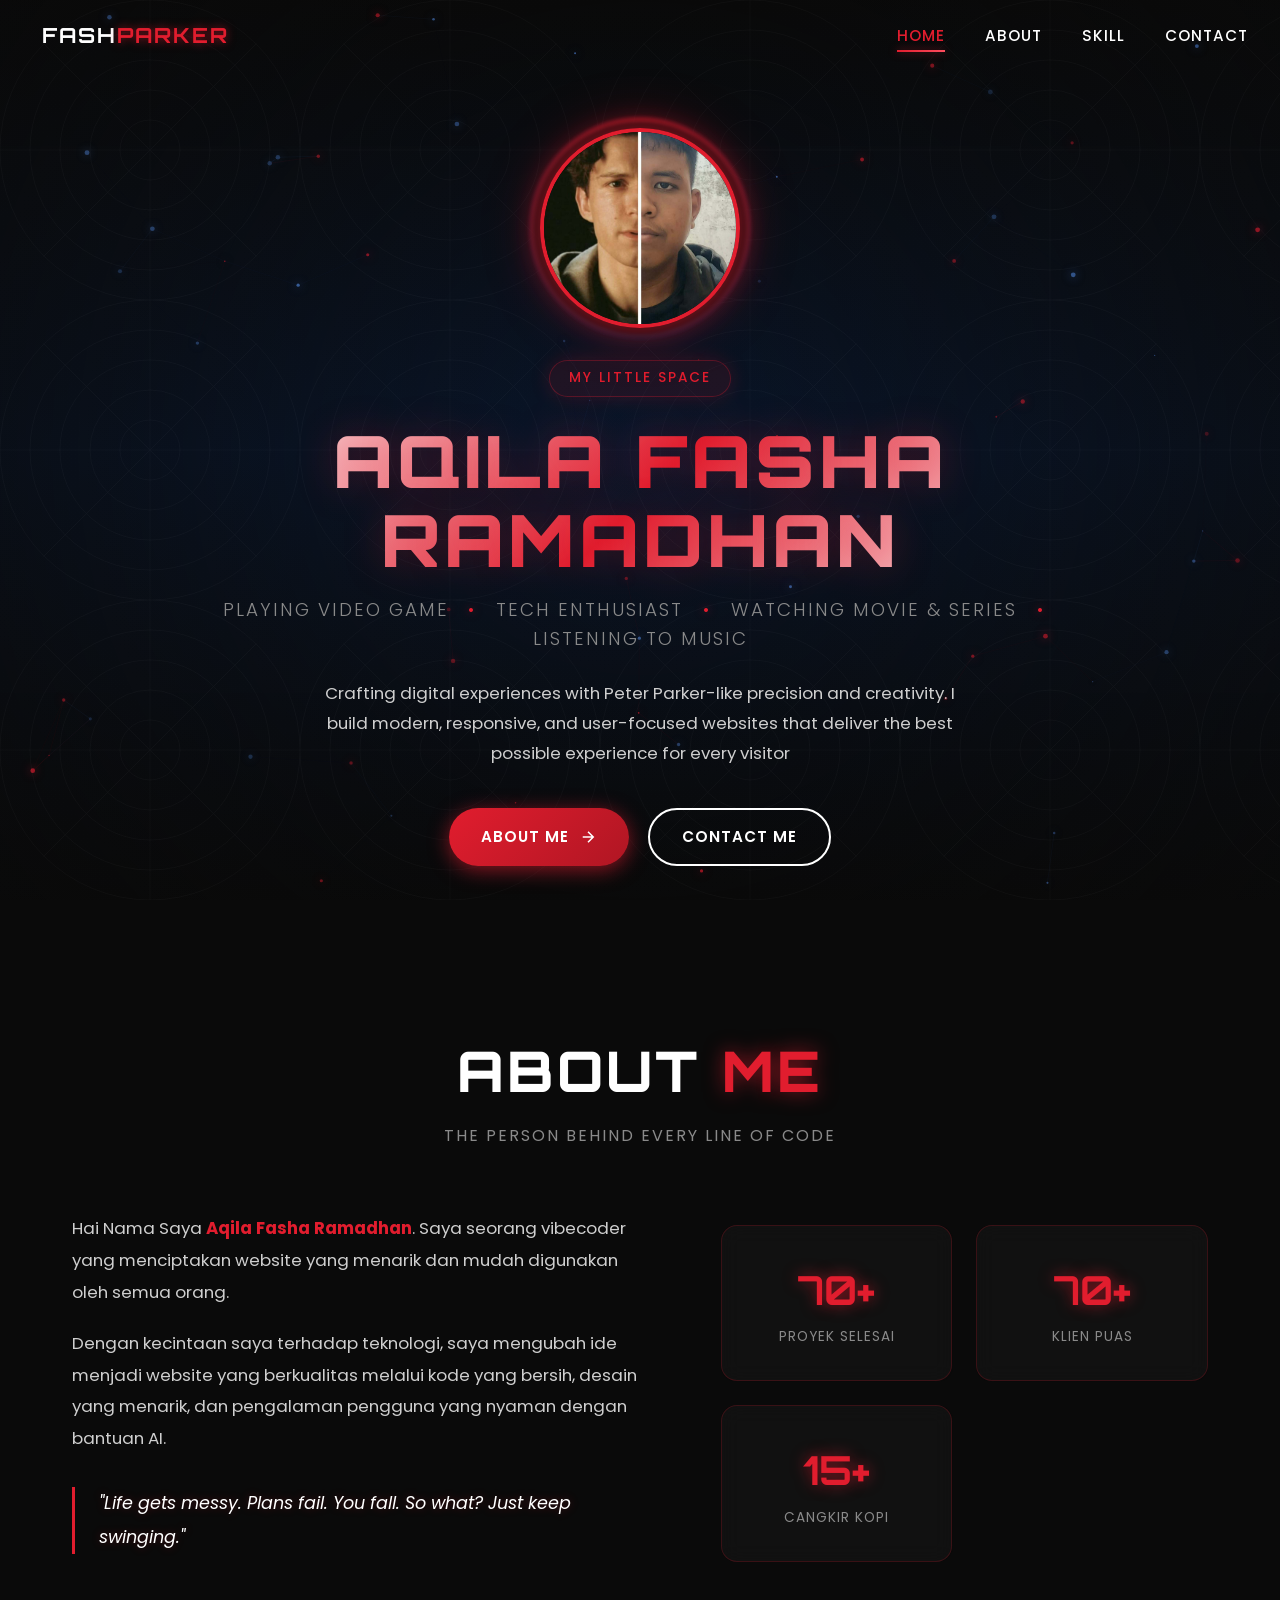
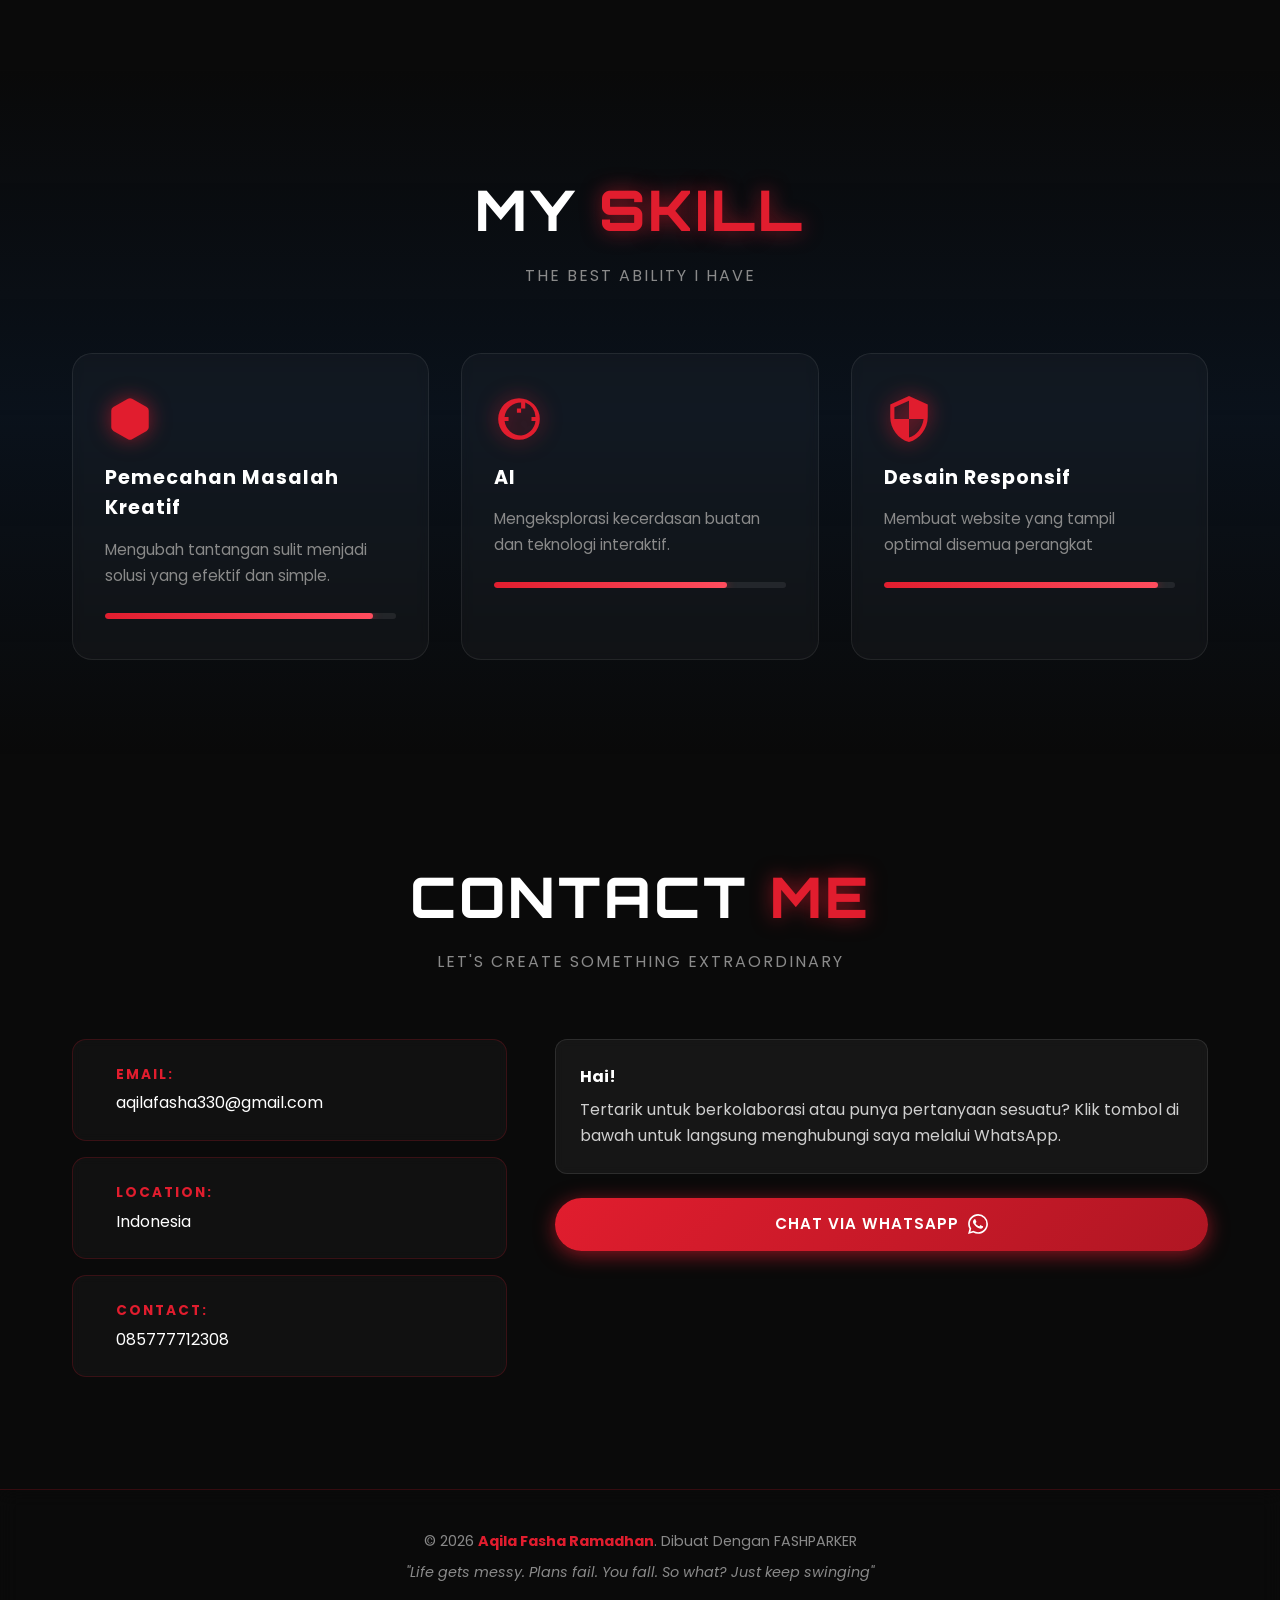
<file: index.html>
<!DOCTYPE html>
<html lang="id">
<head>
    <meta charset="UTF-8">
    <meta name="viewport" content="width=device-width, initial-scale=1.0">
    <title>Aqila Fasha Ramadhan | Pengembang Web</title>
    <meta name="description" content="Membangun Web dengan Tanggung Jawab dan Kreativitas.">
    <link rel="preconnect" href="https://fonts.googleapis.com">
    <link rel="preconnect" href="https://fonts.gstatic.com" crossorigin>
    <link href="https://fonts.googleapis.com/css2?family=Poppins:wght@300;400;500;600;700;800&family=Orbitron:wght@500;700;900&display=swap" rel="stylesheet">
    
    <style>
        /* ============================================
           SPIDER-MAN PORTFOLIO — STYLE SHEET
           ============================================ */

        :root {
            --red: #E11D2E;
            --red-glow: rgba(225, 29, 46, 0.6);
            --blue: #0A2342;
            --blue-glow: rgba(10, 35, 66, 0.8);
            --black: #111111;
            --dark: #0a0a0a;
            --white: #FFFFFF;
            --gray: #8a8a8a;
            --font-main: 'Poppins', sans-serif;
            --font-display: 'Orbitron', sans-serif;
        }

        * {
            margin: 0;
            padding: 0;
            box-sizing: border-box;
        }

        html {
            scroll-behavior: smooth;
        }

        body {
            font-family: var(--font-main);
            background: var(--dark); /* Fallback */
            color: var(--white);
            overflow-x: hidden;
            line-height: 1.6;
            position: relative;
            min-height: 100vh;
        }

        /* ============ BACKGROUND EFFECTS (REALISTIC & NATURAL) ============ */
        
        /* Layer 1: Foto Realistis (Kota Malam Hari) + Overlay Gelap */
        body::before {
            content: '';
            position: fixed;
            inset: 0;
            /* Foto kota malam hari (New York vibe) dengan overlay gradien gelap agar teks tetap terbaca jelas */
            background: 
                linear-gradient(180deg, rgba(10, 10, 10, 0.93) 0%, rgba(10, 25, 50, 0.85) 50%, rgba(10, 10, 10, 0.95) 100%),
                url('https://images.hdqwalls.com/download/spiderman-swinging-through-the-city-lights-ya-3840x2160.jpg');
            background-size: cover;
            background-position: center;
            background-attachment: fixed;
            z-index: -3;
            pointer-events: none;
        }

        /* Layer 2: Efek Vignette (Natural focus ke tengah layar) */
        body::after {
            content: '';
            position: fixed;
            inset: 0;
            background: radial-gradient(circle at center, transparent 0%, rgba(10, 10, 10, 0.7) 100%);
            z-index: -2;
            pointer-events: none;
        }

        #particles {
            position: fixed;
            inset: 0;
            z-index: -1;
            pointer-events: none;
        }

        .web-pattern {
            position: fixed;
            inset: 0;
            background-image: url("data:image/svg+xml;utf8,<svg xmlns='http://www.w3.org/2000/svg' width='200' height='200' viewBox='0 0 200 200'><g fill='none' stroke='%23ffffff' stroke-width='0.5' opacity='0.3'><circle cx='100' cy='100' r='20'/><circle cx='100' cy='100' r='40'/><circle cx='100' cy='100' r='60'/><circle cx='100' cy='100' r='80'/><circle cx='100' cy='100' r='100'/><line x1='100' y1='0' x2='100' y2='200'/><line x1='0' y1='100' x2='200' y2='100'/><line x1='29' y1='29' x2='171' y2='171'/><line x1='171' y1='29' x2='29' y2='171'/></g></svg>");
            background-size: 300px 300px;
            opacity: 0.12; /* Dikurangi agar menyatu halus dengan foto realistis di belakangnya */
            z-index: -1;
            pointer-events: none;
            animation: webShift 60s linear infinite;
        }

        @keyframes webShift {
            from { background-position: 0 0; }
            to { background-position: 300px 300px; }
        }

        /* ============ NAVBAR ============ */
        .navbar {
            position: fixed;
            top: 0;
            left: 0;
            width: 100%;
            padding: 1.2rem 0;
            z-index: 1000;
            transition: all 0.4s ease;
            background: transparent;
        }

        .navbar.scrolled {
            background: rgba(10, 10, 10, 0.85);
            backdrop-filter: blur(20px);
            -webkit-backdrop-filter: blur(20px);
            border-bottom: 1px solid rgba(225, 29, 46, 0.2);
            padding: 0.8rem 0;
            box-shadow: 0 4px 30px rgba(225, 29, 46, 0.1);
        }

        .nav-container {
            max-width: 1300px;
            margin: 0 auto;
            padding: 0 2rem;
            display: flex;
            justify-content: space-between;
            align-items: center;
        }

        .logo {
            display: flex;
            align-items: center;
            gap: 0.6rem;
            text-decoration: none;
            color: var(--white);
            font-family: var(--font-display);
            font-weight: 700;
            font-size: 1.3rem;
            letter-spacing: 2px;
        }

        .logo-icon {
            font-size: 1.5rem;
            filter: drop-shadow(0 0 8px var(--red-glow));
            animation: pulse 2s ease-in-out infinite;
        }

        .logo-text .accent {
            color: var(--red);
            text-shadow: 0 0 10px var(--red-glow);
        }

        @keyframes pulse {
            0%, 100% { transform: scale(1); }
            50% { transform: scale(1.1); }
        }

        .nav-menu {
            display: flex;
            list-style: none;
            gap: 2.5rem;
        }

        .nav-link {
            color: var(--white);
            text-decoration: none;
            font-weight: 500;
            font-size: 0.95rem;
            letter-spacing: 1px;
            text-transform: uppercase;
            position: relative;
            transition: color 0.3s ease;
        }

        .nav-link::before {
            content: '';
            position: absolute;
            bottom: -6px;
            left: 0;
            width: 0;
            height: 2px;
            background: linear-gradient(90deg, var(--red), #ff4d5e);
            transition: width 0.3s ease;
            box-shadow: 0 0 8px var(--red-glow);
        }

        .nav-link:hover,
        .nav-link.active {
            color: var(--red);
        }

        .nav-link:hover::before,
        .nav-link.active::before {
            width: 100%;
        }

        .hamburger {
            display: none;
            flex-direction: column;
            gap: 5px;
            background: none;
            border: none;
            cursor: pointer;
            padding: 5px;
        }

        .hamburger span {
            width: 28px;
            height: 2px;
            background: var(--white);
            transition: all 0.3s ease;
            border-radius: 2px;
        }

        /* ============ HERO SECTION ============ */
        .hero {
            min-height: 100vh;
            display: flex;
            align-items: center;
            justify-content: center;
            padding: 8rem 2rem 4rem;
            position: relative;
            text-align: center;
        }

        .hero-container {
            max-width: 900px;
            z-index: 2;
        }

        .profile-wrapper {
            position: relative;
            width: 200px;
            height: 200px;
            margin: 0 auto 2rem;
        }

        .profile-ring {
            position: absolute;
            inset: -10px;
            border-radius: 50%;
            background: conic-gradient(from 0deg, var(--red), var(--blue), var(--red));
            animation: rotate 6s linear infinite;
            filter: blur(2px);
            opacity: 0.8;
        }

        .profile-ring::before {
            content: '';
            position: absolute;
            inset: 3px;
            background: var(--dark);
            border-radius: 50%;
        }

        @keyframes rotate {
            to { transform: rotate(360deg); }
        }

        .profile-pic {
            position: relative;
            width: 100%;
            height: 100%;
            border-radius: 50%;
            overflow: hidden;
            border: 4px solid var(--red);
            box-shadow:
                0 0 30px var(--red-glow),
                0 0 60px rgba(225, 29, 46, 0.3),
                inset 0 0 20px rgba(0, 0, 0, 0.5);
        }

        .profile-pic img {
            width: 100%;
            height: 100%;
            object-fit: cover;
            transition: transform 0.5s ease;
        }

        .profile-pic:hover img {
            transform: scale(1.1);
        }

        .hero-tagline {
            display: inline-block;
            padding: 0.4rem 1.2rem;
            background: rgba(225, 29, 46, 0.1);
            border: 1px solid rgba(225, 29, 46, 0.3);
            border-radius: 50px;
            color: var(--red);
            font-size: 0.85rem;
            font-weight: 500;
            letter-spacing: 2px;
            text-transform: uppercase;
            margin-bottom: 1.5rem;
            box-shadow: 0 0 20px rgba(225, 29, 46, 0.2);
        }

        .hero-name {
            font-family: var(--font-display);
            font-size: clamp(2rem, 6vw, 4.5rem);
            font-weight: 900;
            letter-spacing: 4px;
            line-height: 1.1;
            margin-bottom: 1rem;
            background: linear-gradient(135deg, #ffffff 0%, #e11d2e 50%, #ffffff 100%);
            -webkit-background-clip: text;
            background-clip: text;
            -webkit-text-fill-color: transparent;
            text-shadow: 0 0 40px rgba(225, 29, 46, 0.3);
            animation: glowText 3s ease-in-out infinite alternate;
        }

        @keyframes glowText {
            from { filter: drop-shadow(0 0 10px rgba(225, 29, 46, 0.3)); }
            to { filter: drop-shadow(0 0 25px rgba(225, 29, 46, 0.6)); }
        }

        .hero-subtitle {
            font-size: clamp(0.9rem, 2vw, 1.15rem);
            color: var(--gray);
            margin-bottom: 1.5rem;
            letter-spacing: 2px;
            text-transform: uppercase;
            font-weight: 300;
        }

        .hero-subtitle .separator {
            color: var(--red);
            margin: 0 0.8rem;
            text-shadow: 0 0 10px var(--red-glow);
        }

        .hero-intro {
            max-width: 650px;
            margin: 0 auto 2.5rem;
            color: #cfcfcf;
            font-size: 1.05rem;
            line-height: 1.8;
        }

        .hero-buttons {
            display: flex;
            gap: 1.2rem;
            justify-content: center;
            flex-wrap: wrap;
        }

        .btn {
            display: inline-flex;
            align-items: center;
            gap: 0.6rem;
            padding: 0.9rem 2rem;
            border-radius: 50px;
            font-family: var(--font-main);
            font-weight: 600;
            font-size: 0.95rem;
            letter-spacing: 1px;
            text-decoration: none;
            text-transform: uppercase;
            cursor: pointer;
            border: none;
            transition: all 0.3s ease;
            position: relative;
            overflow: hidden;
        }

        .btn-primary {
            background: linear-gradient(135deg, var(--red) 0%, #b01623 100%);
            color: var(--white);
            box-shadow: 0 4px 20px var(--red-glow);
        }

        .btn-primary:hover {
            transform: translateY(-3px);
            box-shadow: 0 8px 30px var(--red-glow);
        }

        .btn-secondary {
            background: transparent;
            color: var(--white);
            border: 2px solid var(--white);
        }

        .btn-secondary:hover {
            background: var(--white);
            color: var(--black);
            box-shadow: 0 0 25px rgba(255, 255, 255, 0.4);
            transform: translateY(-3px);
        }

        .scroll-indicator {
            position: absolute;
            bottom: 2rem;
            left: 50%;
            transform: translateX(-50%);
            text-align: center;
            color: var(--gray);
            font-size: 0.75rem;
            letter-spacing: 2px;
            text-transform: uppercase;
            animation: bounce 2s ease-in-out infinite;
        }

        .mouse {
            width: 24px;
            height: 40px;
            border: 2px solid var(--gray);
            border-radius: 12px;
            margin: 0 auto 0.5rem;
            position: relative;
        }

        .wheel {
            width: 3px;
            height: 8px;
            background: var(--red);
            border-radius: 2px;
            position: absolute;
            top: 6px;
            left: 50%;
            transform: translateX(-50%);
            animation: scrollWheel 1.5s ease-in-out infinite;
            box-shadow: 0 0 8px var(--red-glow);
        }

        @keyframes scrollWheel {
            0% { opacity: 1; transform: translate(-50%, 0); }
            100% { opacity: 0; transform: translate(-50%, 15px); }
        }

        @keyframes bounce {
            0%, 100% { transform: translate(-50%, 0); }
            50% { transform: translate(-50%, -10px); }
        }

        /* ============ SECTIONS ============ */
        .container {
            max-width: 1200px;
            margin: 0 auto;
            padding: 0 2rem;
        }

        section {
            padding: 6rem 0;
            position: relative;
        }

        .section-title {
            font-family: var(--font-display);
            font-size: clamp(2rem, 5vw, 3.5rem);
            font-weight: 800;
            text-align: center;
            letter-spacing: 3px;
            margin-bottom: 0.5rem;
            text-transform: uppercase;
        }

        .accent {
            color: var(--red);
            text-shadow: 0 0 20px var(--red-glow);
        }

        .section-subtitle {
            text-align: center;
            color: var(--gray);
            font-size: 1rem;
            letter-spacing: 2px;
            margin-bottom: 4rem;
            text-transform: uppercase;
        }

        /* ============ ABOUT ============ */
        .about-grid {
            display: grid;
            grid-template-columns: 1.2fr 1fr;
            gap: 4rem;
            align-items: center;
        }

        .about-text p {
            color: #cfcfcf;
            font-size: 1.05rem;
            line-height: 1.9;
            margin-bottom: 1.2rem;
        }

        .about-text strong {
            color: var(--red);
        }

        .quote {
            font-style: italic;
            color: var(--white) !important;
            border-left: 3px solid var(--red);
            padding-left: 1.5rem;
            margin-top: 2rem !important;
            font-size: 1.1rem !important;
            text-shadow: 0 0 10px rgba(225, 29, 46, 0.3);
        }

        .about-stats {
            display: grid;
            grid-template-columns: repeat(2, 1fr);
            gap: 1.5rem;
        }

        .stat-card {
            background: rgba(255, 255, 255, 0.03);
            border: 1px solid rgba(225, 29, 46, 0.2);
            border-radius: 16px;
            padding: 2rem 1.5rem;
            text-align: center;
            transition: all 0.3s ease;
            backdrop-filter: blur(10px);
        }

        .stat-card:hover {
            transform: translateY(-5px);
            border-color: var(--red);
            box-shadow: 0 10px 30px rgba(225, 29, 46, 0.2);
        }

        .stat-card h3 {
            font-family: var(--font-display);
            font-size: 2.5rem;
            color: var(--red);
            margin-bottom: 0.3rem;
            text-shadow: 0 0 15px var(--red-glow);
        }

        .stat-card p {
            color: var(--gray);
            font-size: 0.85rem;
            letter-spacing: 1px;
            text-transform: uppercase;
        }

        /* ============ SKILLS ============ */
        .skills {
            background: linear-gradient(180deg, transparent, rgba(10, 35, 66, 0.3), transparent);
        }

        .skills-grid {
            display: grid;
            grid-template-columns: repeat(auto-fit, minmax(280px, 1fr));
            gap: 2rem;
        }

        .skill-card {
            background: rgba(255, 255, 255, 0.03);
            border: 1px solid rgba(255, 255, 255, 0.08);
            border-radius: 20px;
            padding: 2.5rem 2rem;
            transition: all 0.4s ease;
            position: relative;
            overflow: hidden;
            backdrop-filter: blur(5px);
        }

        .skill-card::before {
            content: '';
            position: absolute;
            top: 0;
            left: -100%;
            width: 100%;
            height: 2px;
            background: linear-gradient(90deg, transparent, var(--red), transparent);
            transition: left 0.6s ease;
        }

        .skill-card:hover {
            transform: translateY(-8px);
            border-color: var(--red);
            background: rgba(225, 29, 46, 0.05);
            box-shadow: 0 15px 40px rgba(225, 29, 46, 0.15);
        }

        .skill-card:hover::before {
            left: 100%;
        }

        .skill-icon {
            width: 50px;
            height: 50px;
            color: var(--red);
            margin-bottom: 1.2rem;
            filter: drop-shadow(0 0 10px var(--red-glow));
        }

        .skill-icon svg {
            width: 100%;
            height: 100%;
        }

        .skill-card h3 {
            font-size: 1.2rem;
            margin-bottom: 0.8rem;
            letter-spacing: 1px;
        }

        .skill-card p {
            color: var(--gray);
            font-size: 0.95rem;
            line-height: 1.7;
            margin-bottom: 1.5rem;
        }

        .progress {
            height: 6px;
            background: rgba(255, 255, 255, 0.08);
            border-radius: 10px;
            overflow: hidden;
        }

        .progress-bar {
            height: 100%;
            width: 0;
            background: linear-gradient(90deg, var(--red), #ff4d5e);
            border-radius: 10px;
            box-shadow: 0 0 10px var(--red-glow);
            transition: width 1.5s ease-out;
        }

        /* ============ CONTACT ============ */
        .contact-grid {
            display: grid;
            grid-template-columns: 1fr 1.5fr;
            gap: 3rem;
            align-items: start;
        }

        .contact-item {
            display: flex;
            gap: 1.2rem;
            align-items: center;
            padding: 1.5rem;
            background: rgba(255, 255, 255, 0.03);
            border: 1px solid rgba(225, 29, 46, 0.2);
            border-radius: 14px;
            margin-bottom: 1rem;
            transition: all 0.3s ease;
            backdrop-filter: blur(5px);
        }

        .contact-item:hover {
            border-color: var(--red);
            transform: translateX(5px);
            box-shadow: 0 5px 20px rgba(225, 29, 46, 0.15);
        }

        .contact-icon {
            font-size: 1.8rem;
            filter: drop-shadow(0 0 8px var(--red-glow));
        }

        .contact-item h4 {
            color: var(--red);
            font-size: 0.85rem;
            letter-spacing: 2px;
            text-transform: uppercase;
            margin-bottom: 0.3rem;
        }

        .contact-item p {
            color: var(--white);
            font-size: 1rem;
        }

        /* MODIFIKASI CSS UNTUK KOTAK PESAN WHATSAPP */
        .whatsapp-message-box {
            background: rgba(255, 255, 255, 0.05);
            border: 1px solid rgba(255, 255, 255, 0.1);
            border-radius: 12px;
            padding: 1.5rem;
            margin-bottom: 1.5rem;
            color: #cfcfcf;
            font-size: 1rem;
            line-height: 1.6;
            backdrop-filter: blur(5px);
        }

        .whatsapp-message-box strong {
            color: var(--white);
            display: block;
            margin-bottom: 0.5rem;
        }

        /* ============ FOOTER ============ */
        .footer {
            padding: 2.5rem 0;
            text-align: center;
            border-top: 1px solid rgba(225, 29, 46, 0.2);
            background: rgba(10, 10, 10, 0.8);
            backdrop-filter: blur(10px);
        }

        .footer p {
            color: var(--gray);
            font-size: 0.9rem;
        }

        .footer strong {
            color: var(--red);
        }

        .footer-tagline {
            margin-top: 0.5rem;
            font-style: italic;
            font-size: 0.85rem;
            color: #666;
        }

        /* ============ FADE-UP ANIMATION ============ */
        .fade-up {
            opacity: 0;
            transform: translateY(40px);
            transition: opacity 0.8s ease, transform 0.8s ease;
        }

        .fade-up.visible {
            opacity: 1;
            transform: translateY(0);
        }

        .hero-container.fade-up {
            animation: heroFadeUp 1.2s ease forwards;
        }

        @keyframes heroFadeUp {
            from { opacity: 0; transform: translateY(50px); }
            to { opacity: 1; transform: translateY(0); }
        }

        /* ============ RESPONSIVE ============ */
        @media (max-width: 900px) {
            .about-grid,
            .contact-grid {
                grid-template-columns: 1fr;
                gap: 3rem;
            }
        }

        @media (max-width: 768px) {
            .hamburger {
                display: flex;
            }

            .nav-menu {
                position: fixed;
                top: 0;
                right: -100%;
                width: 70%;
                max-width: 300px;
                height: 100vh;
                background: rgba(10, 10, 10, 0.95);
                backdrop-filter: blur(20px);
                flex-direction: column;
                justify-content: center;
                align-items: center;
                gap: 2rem;
                transition: right 0.4s ease;
                border-left: 1px solid rgba(225, 29, 46, 0.3);
            }

            .nav-menu.active {
                right: 0;
            }

            .hamburger.active span:nth-child(1) {
                transform: rotate(45deg) translate(5px, 5px);
            }
            .hamburger.active span:nth-child(2) {
                opacity: 0;
            }
            .hamburger.active span:nth-child(3) {
                transform: rotate(-45deg) translate(7px, -7px);
            }

            section {
                padding: 4rem 0;
            }

            .profile-wrapper {
                width: 160px;
                height: 160px;
            }

            .hero-subtitle .separator {
                margin: 0 0.4rem;
            }
        }

        @media (max-width: 480px) {
            .hero-buttons {
                flex-direction: column;
                width: 100%;
            }
            .btn {
                width: 100%;
                justify-content: center;
            }
            .about-stats {
                grid-template-columns: 1fr;
            }
        }
    </style>
</head>
<body>

    <canvas id="particles"></canvas>

    <div class="web-pattern"></div>

    <nav class="navbar" id="navbar">
        <div class="nav-container">
            <a href="#home" class="logo">
                <span class="logo-icon"></span>
                <span class="logo-text">FASH<span class="accent">PARKER</span></span>
            </a>
            <ul class="nav-menu" id="navMenu">
                <li><a href="#home" class="nav-link active">HOME</a></li>
                <li><a href="#about" class="nav-link">ABOUT</a></li>
                <li><a href="#skills" class="nav-link">SKILL</a></li>
                <li><a href="#contact" class="nav-link">CONTACT</a></li>
            </ul>
            <button class="hamburger" id="hamburger" aria-label="Buka Menu">
                <span></span>
                <span></span>
                <span></span>
            </button>
        </div>
    </nav>

    <section class="hero" id="home">
        <div class="hero-container fade-up">
            <div class="profile-wrapper">
                <div class="profile-ring"></div>
                <div class="profile-pic">
                    <!-- Pastikan file gambar ada atau ganti dengan URL placeholder -->
                    <img src="peter parker 1.jpg" alt="Aqila Fasha Ramadhan">
                </div>
            </div>

            <p class="hero-tagline">MY LITTLE SPACE</p>
            <h1 class="hero-name">AQILA FASHA RAMADHAN</h1>
            
            <p class="hero-subtitle">
                <span>Playing Video Game</span>
                <span class="separator">•</span>
                <span>Tech Enthusiast</span>
                <span class="separator">•</span>
                <span>Watching Movie & Series</span>
                <span class="separator">•</span>
                <span>Listening To Music</span>
            </p>

            <p class="hero-intro">
                Crafting digital experiences with Peter Parker-like precision and creativity. I build modern, responsive, and user-focused websites that deliver the best possible experience for every visitor</p>

            <div class="hero-buttons">
                <a href="#about" class="btn btn-primary">
                    <span>ABOUT ME</span>
                    <svg width="18" height="18" viewBox="0 0 24 24" fill="none" stroke="currentColor" stroke-width="2">
                        <path d="M5 12h14M12 5l7 7-7 7"/>
                    </svg>
                </a>
                <a href="#contact" class="btn btn-secondary">CONTACT ME</a>
            </div>
        </div>
    </section>

    <section class="about" id="about">
        <div class="container">
            <h2 class="section-title fade-up">ABOUT <span class="accent">ME</span></h2>
            <p class="section-subtitle">The Person Behind Every Line Of Code</p>

            <div class="about-grid">
                <div class="about-text fade-up">
                    <p>
                        Hai Nama Saya <strong>Aqila Fasha Ramadhan</strong>. Saya seorang vibecoder yang menciptakan website yang menarik dan mudah digunakan oleh semua orang.
                    </p>
                    <p>
                        Dengan kecintaan saya terhadap teknologi, saya mengubah ide menjadi website yang berkualitas melalui kode yang bersih, desain yang menarik, dan pengalaman pengguna yang nyaman dengan bantuan AI.
                    </p>
                    <p class="quote">
                        "Life gets messy. Plans fail. You fall. So what? Just keep swinging."
                    </p>
                </div>
                <div class="about-stats fade-up">
                    <div class="stat-card">
                        <h3>70+</h3>
                        <p>Proyek Selesai</p>
                    </div>
                    <div class="stat-card">
                        <h3>70+</h3>
                        <p>Klien Puas</p>
                    </div>
                    <div class="stat-card">
                        <h3>15+</h3>
                        <p>Cangkir Kopi</p>
                    </div>
                </div>
            </div>
        </div>
    </section>

    <section class="skills" id="skills">
        <div class="container">
            <h2 class="section-title fade-up">MY <span class="accent">SKILL</span></h2>
            <p class="section-subtitle">The best ability I have</p>

            <div class="skills-grid">
                <div class="skill-card fade-up">
                    <div class="skill-icon">
                        <svg viewBox="0 0 24 24" fill="currentColor"><path d="M21 16V8a2 2 0 00-1-1.73l-7-4a2 2 0 00-2 0l-7 4A2 2 0 003 8v8a2 2 0 001 1.73l7 4a2 2 0 002 0l7-4A2 2 0 0021 16z"/></svg>
                    </div>
                    <h3>Pemecahan Masalah Kreatif</h3>
                    <p>Mengubah tantangan sulit menjadi solusi yang efektif dan simple.</p>
                    <div class="progress"><div class="progress-bar" data-value="92"></div></div>
                </div>

                <div class="skill-card fade-up">
                    <div class="skill-icon">
                        <svg viewBox="0 0 24 24" fill="currentColor"><path d="M12 2a10 10 0 100 20 10 10 0 000-20zm1 17.93A8 8 0 015.07 13H7v-2H5.07A8 8 0 0113 4.07V7h-2v2h2v-2h2V4.07A8 8 0 0119.93 11H18v2h1.93A8 8 0 0113 19.93z"/></svg>
                    </div>
                    <h3>AI</h3>
                    <p>Mengeksplorasi kecerdasan buatan dan teknologi interaktif.</p>
                    <div class="progress"><div class="progress-bar" data-value="80"></div></div>
                </div>

                <div class="skill-card fade-up">
                    <div class="skill-icon">
                        <svg viewBox="0 0 24 24" fill="currentColor"><path d="M12 1L3 5v6c0 5.55 3.84 10.74 9 12 5.16-1.26 9-6.45 9-12V5l-9-4zm0 10.99h7c-.53 4.12-3.28 7.79-7 8.94V12H5V6.3l7-3.11v8.8z"/></svg>
                    </div>
                    <h3>Desain Responsif</h3>
                    <p>Membuat website yang tampil optimal disemua perangkat</p>
                    <div class="progress"><div class="progress-bar" data-value="94"></div></div>
                </div>
            </div>
        </div>
    </section>

    <section class="contact" id="contact">
        <div class="container">
            <h2 class="section-title fade-up">CONTACT <span class="accent">ME</span></h2>
            <p class="section-subtitle">Let's create something extraordinary</p>

            <div class="contact-grid fade-up">
                <div class="contact-info">
                    <div class="contact-item">
                        <div class="contact-icon"></div>
                        <div>
                            <h4>Email:</h4>
                            <p>aqilafasha330@gmail.com</p>
                        </div>
                    </div>
                    <div class="contact-item">
                        <div class="contact-icon"></div>
                        <div>
                            <h4>Location:</h4>
                            <p>Indonesia</p>
                        </div>
                    </div>
                    <div class="contact-item">
                        <div class="contact-icon"></div>
                        <div>
                            <h4>Contact:</h4>
                            <p>085777712308</p>
                        </div>
                    </div>
                </div>

                <!-- BAGIAN YANG DIMODIFIKASI UNTUK WHATSAPP -->
                <div class="contact-whatsapp">
                    <div class="whatsapp-message-box">
                        <strong>Hai!</strong>
                        Tertarik untuk berkolaborasi atau punya pertanyaan sesuatu? Klik tombol di bawah untuk langsung menghubungi saya melalui WhatsApp.
                    </div>
                    
                    <a href="https://wa.me/6285777712308?text=Halo%20Aqila,%20saya%20tertarik%20dengan%20jasa%20pengembangan%20web%20Anda." target="_blank" class="btn btn-primary" style="width: 100%; justify-content: center;">
                        <span>Chat via WhatsApp</span>
                        <svg width="20" height="20" viewBox="0 0 24 24" fill="currentColor">
                            <path d="M17.472 14.382c-.297-.149-1.758-.867-2.03-.967-.273-.099-.471-.148-.67.15-.197.297-.767.966-.94 1.164-.173.199-.347.223-.644.075-.297-.15-1.255-.463-2.39-1.475-.883-.788-1.48-1.761-1.653-2.059-.173-.297-.018-.458.13-.606.134-.133.298-.347.446-.52.149-.174.198-.298.298-.497.099-.198.05-.371-.025-.52-.075-.149-.669-1.612-.916-2.207-.242-.579-.487-.5-.669-.51-.173-.008-.371-.01-.57-.01-.198 0-.52.074-.792.372-.272.297-1.04 1.016-1.04 2.479 0 1.462 1.065 2.875 1.213 3.074.149.198 2.096 3.2 5.077 4.487.709.306 1.262.489 1.694.625.712.227 1.36.195 1.871.118.571-.085 1.758-.719 2.006-1.413.248-.694.248-1.289.173-1.413-.074-.124-.272-.198-.57-.347m-5.421 7.403h-.004a9.87 9.87 0 01-5.031-1.378l-.361-.214-3.741.982.998-3.648-.235-.374a9.86 9.86 0 01-1.51-5.26c.001-5.45 4.436-9.884 9.888-9.884 2.64 0 5.122 1.03 6.988 2.898a9.825 9.825 0 012.893 6.994c-.003 5.45-4.437 9.884-9.885 9.884m8.413-18.297A11.815 11.815 0 0012.05 0C5.495 0 .16 5.335.157 11.892c0 2.096.547 4.142 1.588 5.945L.057 24l6.305-1.654a11.882 11.882 0 005.683 1.448h.005c6.554 0 11.89-5.335 11.893-11.893a11.821 11.821 0 00-3.48-8.413Z"/>
                        </svg>
                    </a>
                </div>
            </div>
        </div>
    </section>

    <footer class="footer">
        <div class="container">
            <p>© 2026 <strong>Aqila Fasha Ramadhan</strong>. Dibuat Dengan FASHPARKER</p>
            <p class="footer-tagline">"Life gets messy. Plans fail. You fall. So what? Just keep swinging"</p>
        </div>
    </footer>

    <script>
        // ============ PARTICLE SYSTEM ============
        const canvas = document.getElementById('particles');
        const ctx = canvas.getContext('2d');
        let particles = [];

        function resizeCanvas() {
            canvas.width = window.innerWidth;
            canvas.height = window.innerHeight;
        }
        resizeCanvas();
        window.addEventListener('resize', resizeCanvas);

        class Particle {
            constructor() {
                this.reset();
                this.y = Math.random() * canvas.height;
            }
            reset() {
                this.x = Math.random() * canvas.width;
                this.y = Math.random() * canvas.height;
                this.size = Math.random() * 2 + 0.5;
                this.speedX = (Math.random() - 0.5) * 0.5;
                this.speedY = (Math.random() - 0.5) * 0.5;
                this.color = Math.random() > 0.5 ? '#E11D2E' : '#4a7bc8';
                this.opacity = Math.random() * 0.5 + 0.2;
            }
            update() {
                this.x += this.speedX;
                this.y += this.speedY;

                if (this.x < 0 || this.x > canvas.width) this.speedX *= -1;
                if (this.y < 0 || this.y > canvas.height) this.speedY *= -1;
            }
            draw() {
                ctx.beginPath();
                ctx.arc(this.x, this.y, this.size, 0, Math.PI * 2);
                ctx.fillStyle = this.color;
                ctx.globalAlpha = this.opacity;
                ctx.shadowBlur = 10;
                ctx.shadowColor = this.color;
                ctx.fill();
                ctx.globalAlpha = 1;
                ctx.shadowBlur = 0;
            }
        }

        function initParticles() {
            particles = [];
            const count = Math.min(80, Math.floor((canvas.width * canvas.height) / 18000));
            for (let i = 0; i < count; i++) {
                particles.push(new Particle());
            }
        }
        initParticles();

        function connectParticles() {
            for (let i = 0; i < particles.length; i++) {
                for (let j = i + 1; j < particles.length; j++) {
                    const dx = particles[i].x - particles[j].x;
                    const dy = particles[i].y - particles[j].y;
                    const dist = Math.sqrt(dx * dx + dy * dy);
                    if (dist < 120) {
                        ctx.beginPath();
                        ctx.strokeStyle = particles[i].color;
                        ctx.globalAlpha = (1 - dist / 120) * 0.15;
                        ctx.lineWidth = 0.5;
                        ctx.moveTo(particles[i].x, particles[i].y);
                        ctx.lineTo(particles[j].x, particles[j].y);
                        ctx.stroke();
                        ctx.globalAlpha = 1;
                    }
                }
            }
        }

        function animateParticles() {
            ctx.clearRect(0, 0, canvas.width, canvas.height);
            particles.forEach(p => {
                p.update();
                p.draw();
            });
            connectParticles();
            requestAnimationFrame(animateParticles);
        }
        animateParticles();

        // ============ NAVBAR SCROLL EFFECT ============
        const navbar = document.getElementById('navbar');
        window.addEventListener('scroll', () => {
            if (window.scrollY > 50) {
                navbar.classList.add('scrolled');
            } else {
                navbar.classList.remove('scrolled');
            }
        });

        // ============ MOBILE MENU ============
        const hamburger = document.getElementById('hamburger');
        const navMenu = document.getElementById('navMenu');

        hamburger.addEventListener('click', () => {
            hamburger.classList.toggle('active');
            navMenu.classList.toggle('active');
        });

        document.querySelectorAll('.nav-link').forEach(link => {
            link.addEventListener('click', () => {
                hamburger.classList.remove('active');
                navMenu.classList.remove('active');
            });
        });

        // ============ ACTIVE NAV LINK ON SCROLL ============
        const sections = document.querySelectorAll('section');
        const navLinks = document.querySelectorAll('.nav-link');

        window.addEventListener('scroll', () => {
            let current = '';
            sections.forEach(section => {
                const sectionTop = section.offsetTop - 100;
                if (window.scrollY >= sectionTop) {
                    current = section.getAttribute('id');
                }
            });

            navLinks.forEach(link => {
                link.classList.remove('active');
                if (link.getAttribute('href') === `#${current}`) {
                    link.classList.add('active');
                }
            });
        });

        // ============ FADE-UP ON SCROLL (Intersection Observer) ============
        const fadeEls = document.querySelectorAll('.fade-up');

        const observer = new IntersectionObserver((entries) => {
            entries.forEach(entry => {
                if (entry.isIntersecting) {
                    entry.target.classList.add('visible');
                    observer.unobserve(entry.target);
                }
            });
        }, { threshold: 0.15 });

        fadeEls.forEach(el => observer.observe(el));

        // ============ SKILL PROGRESS BARS ============
        const progressBars = document.querySelectorAll('.progress-bar');

        const progressObserver = new IntersectionObserver((entries) => {
            entries.forEach(entry => {
                if (entry.isIntersecting) {
                    const bar = entry.target;
                    const value = bar.getAttribute('data-value');
                    bar.style.width = value + '%';
                    progressObserver.unobserve(bar);
                }
            });
        }, { threshold: 0.5 });

        progressBars.forEach(bar => progressObserver.observe(bar));

        // ============ SMOOTH SCROLL OFFSET ============
        document.querySelectorAll('a[href^="#"]').forEach(anchor => {
            anchor.addEventListener('click', function (e) {
                const target = document.querySelector(this.getAttribute('href'));
                if (target) {
                    e.preventDefault();
                    const offset = 80;
                    const top = target.getBoundingClientRect().top + window.scrollY - offset;
                    window.scrollTo({ top, behavior: 'smooth' });
                }
            });
        });

        // ============ RESIZE HANDLER FOR PARTICLES ============
        let resizeTimer;
        window.addEventListener('resize', () => {
            clearTimeout(resizeTimer);
            resizeTimer = setTimeout(() => {
                initParticles();
            }, 250);
        });
    </script>
</body>
</html>
</file>
